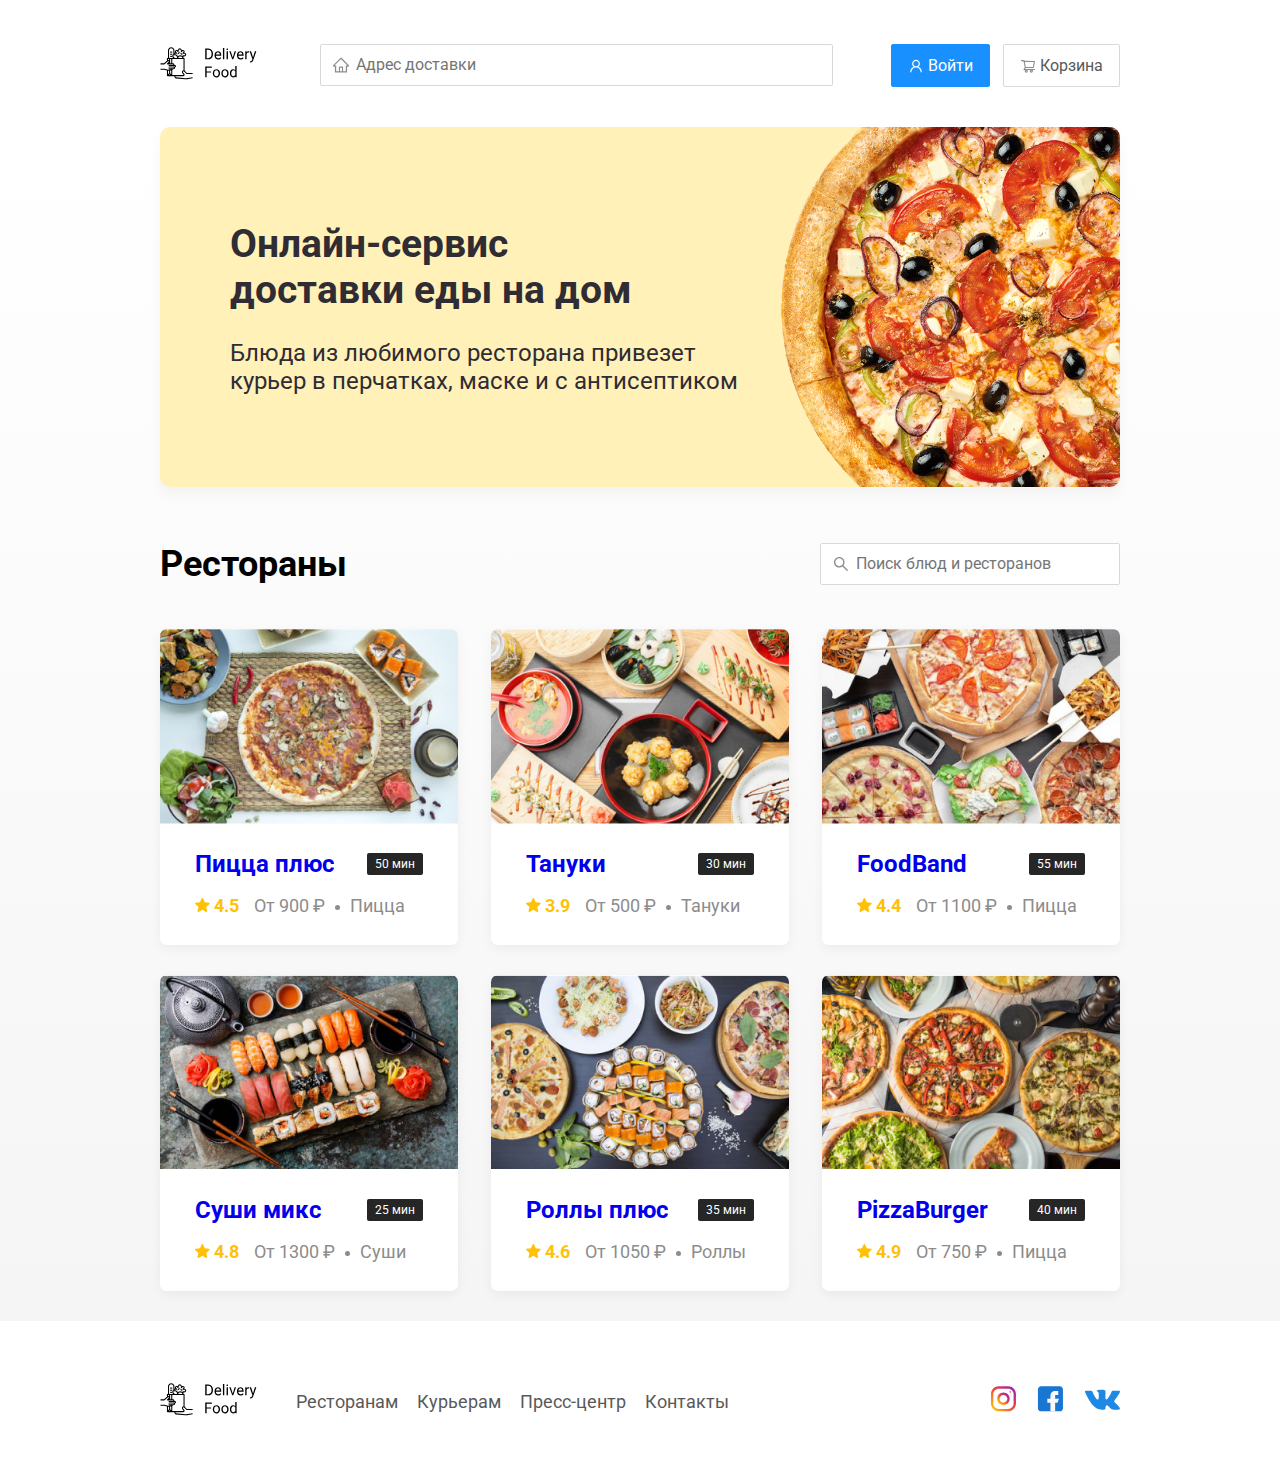
<file: index.html>
<!DOCTYPE html>
<html lang="ru">
<head>
  <meta charset="UTF-8">
  <meta name="viewport" content="width=device-width, initial-scale=1.0">
  <title>Delivery Food - доставка еды на дом</title>
  <link href="https://fonts.googleapis.com/css2?family=Roboto:wght@400;700&display=swap" rel="stylesheet">
  <link rel="stylesheet" href="css\normalize.css">
  <link rel="stylesheet" href="css/style.css">
</head>
<body>
  <div class="container">
    <header class="header">
      <a href="index.html">
        <img src="img\logo.svg" alt="Логотип" class="logo">
      </a>
      <input type="text" class="input input-address" placeholder="Адрес доставки">
      <div class="buttons">
        <button class="button button-primary">
          <img src="img\user.svg" alt="user" class="button-icon"><span class="button-text">Войти</span></button>
        <button class="button">
          <img src="img\shopping-cart.svg" alt="shopping-cart" class="button-icon"><span class="button-text">Корзина</span></button>
      </div>
  </header>
  </div>
  <main class="main">
    <div class="container">
      <section class="promo">
        <h1 class="promo-title">Онлайн-сервис <br>доставки еды на дом</h1>
        <p class="promo-text">Блюда из любимого ресторана привезет курьер в перчатках, маске и с антисептиком</p>
      </section>
      <section class="restaurants">
        <div class="section-heading">
          <h2 class="section-title">Рестораны</h2>
          <input type="text" class="input input-search" placeholder="Поиск блюд и ресторанов">
        </div>
        <div class="cards">
          <a href="restaurant.html" class="card" >
            <img src="img\image-1.jpg" alt="image" class="card-image">
            <div class="card-text">
              <div class="card-heading">
                <h3 class="card-title">Пицца плюс</h3>
                <span class="card-tag tag">50 мин</span>
              </div>
              <div class="card-info">
                <div class="rating"><img src="img\rating.svg" alt="rating" class="rating-star">
                  4.5</div>
                <div class="price">От 900 ₽</div>
                <div class="category">Пицца</div>
              </div>
            </div>
          </a>
          <a href="restaurant.html" class="card">
            <img src="img\image-2.jpg" alt="image" class="card-image">
            <div class="card-text">
              <div class="card-heading">
                <h3 class="card-title">Тануки</h3>
                <span class="card-tag tag">30 мин</span>
              </div>
              <div class="card-info">
                <div class="rating"><img src="img\rating.svg" alt="rating" class="rating-star">
                  3.9</div>
                <div class="price">От 500 ₽</div>
                <div class="category">Тануки</div>
              </div>
            </div>
          </a>
          <a href="restaurant.html" class="card">
            <img src="img\image-3.jpg" alt="image" class="card-image">
            <div class="card-text">
              <div class="card-heading">
                <h3 class="card-title">FoodBand</h3>
                <span class="card-tag tag">55 мин</span>
              </div>
              <div class="card-info">
                <div class="rating"><img src="img\rating.svg" alt="rating" class="rating-star">
                  4.4</div>
                <div class="price">От 1100 ₽</div>
                <div class="category">Пицца</div>
              </div>
            </div>
          </a>
          <a href="restaurant.html" class="card">
            <img src="img\image-4.jpg" alt="image" class="card-image">
            <div class="card-text">
              <div class="card-heading">
                <h3 class="card-title">Суши микс</h3>
                <span class="card-tag tag">25 мин</span>
              </div>
              <div class="card-info">
                <div class="rating"><img src="img\rating.svg" alt="rating" class="rating-star">
                  4.8</div>
                <div class="price">От 1300 ₽</div>
                <div class="category">Суши</div>
              </div>
            </div>
          </a>
          <a href="restaurant.html" class="card">
            <img src="img\image-5.jpg" alt="image" class="card-image">
            <div class="card-text">
              <div class="card-heading">
                <h3 class="card-title">Роллы плюс</h3>
                <span class="card-tag tag">35 мин</span>
              </div>
              <div class="card-info">
                <div class="rating"><img src="img\rating.svg" alt="rating" class="rating-star">
                  4.6</div>
                <div class="price">От 1050 ₽</div>
                <div class="category">Роллы</div>
              </div>
            </div>
          </a>
          <a href="restaurant.html" class="card">
            <img src="img\image-6.jpg" alt="image" class="card-image">
            <div class="card-text">
              <div class="card-heading">
                <h3 class="card-title">PizzaBurger</h3>
                <span class="card-tag tag">40 мин</span>
              </div>
              <div class="card-info">
                <div class="rating">
                  <img src="img\rating.svg" alt="rating" class="rating-star">
                  4.9</div>
                <div class="price">От 750 ₽</div>
                <div class="category">Пицца</div>
              </div>
            </div>
          </a>
        </div>
      </section>
    </div>
  </main>
  <footer class="footer">
    <div class="container">
      <div class="footer-block">
        <a href="index.html">
          <img src="img\logo.svg" alt="Логотип" class="logo footer-logo">
        </a>
        <nav class="footer-nav">
          <a href="#" class="footer-link">Ресторанам </a>
          <a href="#" class="footer-link">Курьерам</a>
          <a href="#" class="footer-link">Пресс-центр</a>
          <a href="#" class="footer-link">Контакты</a>
        </nav>
        <div class="social-links">
          <a href="" class="social-link"><img src="img\instagram.svg" alt="instagram"></a>
          <a href="" class="social-link"><img src="img\fb.svg" alt="fb"></a>
          <a href="" class="social-link"><img src="img\vk.svg" alt="vk"></a>
        </div>
      </div>
    </div>
  </footer>
  <script src="js/main.js"></script>
</body>
</html>
</file>
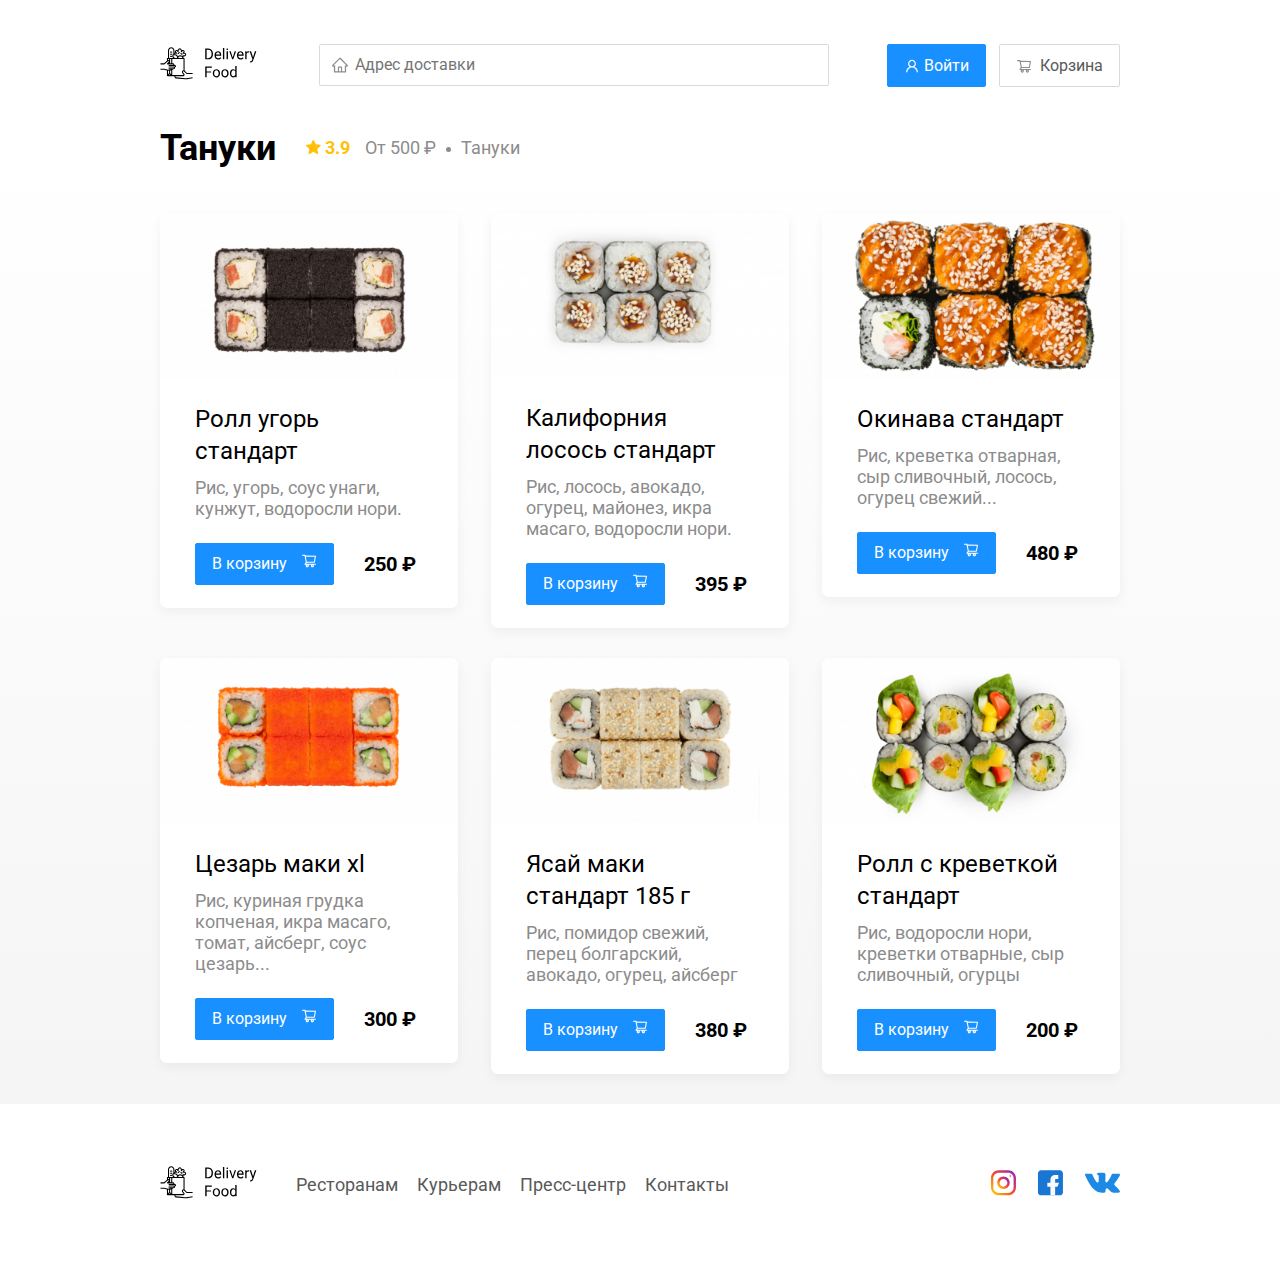
<file: restaurant.html>
<!DOCTYPE html>
<html lang="ru">
<head>
  <meta charset="UTF-8">
  <meta name="viewport" content="width=device-width, initial-scale=1.0">
  <title>Тануки - доставка еды на дом</title>
  <link href="https://fonts.googleapis.com/css2?family=Roboto:wght@400;700&display=swap" rel="stylesheet">
  <link rel="stylesheet" href="css\normalize.css">
  <link rel="stylesheet" href="css\animate.css">
  <link rel="stylesheet" href="css/style.css">
</head>
<body>
  <div class="container">
    <header class="header">
      <a href="index.html" class="logo animated bounce delay-1s">
        <img src="img\logo.svg" alt="Логотип" class="logo">
      </a>
      <input type="text" class="input input-address" placeholder="Адрес доставки">
      <div class="buttons">
        <button class="button button-primary">
          <img src="img\user.svg" alt="user" class="button-icon"><span class="button-text">Войти</span></button>
        <button class="button" id="cart-button">
          <img src="img\shopping-cart.svg" alt="shopping-cart" class="button-icon">
          <span class="button-text">Корзина</span>
        </button>
      </div>
  </header>
  </div>
  <main class="main">
    <div class="container">
      
      <section class="restaurants">
        <div class="section-heading">
          <h2 class="section-title">Тануки</h2>
          <div class="card-info">
                <div class="rating"><img src="img\rating.svg" alt="rating" class="rating-star">
                  3.9</div>
                <div class="price">От 500 ₽</div>
                <div class="category">Тануки</div>
              </div>
        </div>
        <div class="cards">
          <div class="card wow fadeInUp" data-wow-delay="0.2s">
            <img src="img\restaurants\1 (1).jpg" alt="image" class="card-image">
            <div class="card-text">
              <div class="card-heading">
                <h3 class="card-title card-title-reg">Ролл угорь стандарт</h3>
                
              </div>
              <div class="card-info">
                <div class="ingredients">Рис, угорь, соус унаги, кунжут, водоросли нори.</div>
              </div>
              <div class="card-buttons">
                <button class="button button-primary">
                  <span class="button-card-text">В корзину</span>
                  <img src="img\shopping-cart-white.svg" alt="" class="button-card-image">
                </button>
                <strong class="card-price-bold">250 ₽</strong>
              </div>
            </div>
          </div>
          <div class="card wow fadeInUp" data-wow-delay="0.4s">
            <img src="img\restaurants\1 (2).jpg" alt="image" class="card-image">
            <div class="card-text">
              <div class="card-heading">
                <h3 class="card-title card-title-reg">Калифорния лосось стандарт</h3>
                
              </div>
              <div class="card-info">
                <div class="ingredients">Рис, лосось, авокадо, огурец, майонез, икра масаго, водоросли нори.</div>
              </div>
              <div class="card-buttons">
                <button class="button button-primary">
                  <span class="button-card-text">В корзину</span>
                  <img src="img\shopping-cart-white.svg" alt="" class="button-card-image">
                </button>
                <strong class="card-price-bold">395 ₽</strong>
              </div>
            </div>
          </div>
          <div class="card wow fadeInUp" data-wow-delay="0.6s">
            <img src="img\restaurants\1 (3).jpg" alt="image" class="card-image">
            <div class="card-text">
              <div class="card-heading">
                <h3 class="card-title card-title-reg">Окинава стандарт</h3>
                
              </div>
              <div class="card-info">
                <div class="ingredients"> Рис, креветка отварная, сыр сливочный, лосось, огурец свежий...</div>
              </div>
              <div class="card-buttons">
                <button class="button button-primary">
                  <span class="button-card-text">В корзину</span>
                  <img src="img\shopping-cart-white.svg" alt="" class="button-card-image">
                </button>
                <strong class="card-price-bold">480 ₽</strong>
              </div>
            </div>
          </div>
          <div class="card wow fadeInUp" data-wow-delay="0.2s">
            <img src="img\restaurants\1 (4).jpg" alt="image" class="card-image">
            <div class="card-text">
              <div class="card-heading">
                <h3 class="card-title card-title-reg">Цезарь маки хl</h3>
                
              </div>
              <div class="card-info">
                <div class="ingredients">Рис, куриная грудка копченая, икра масаго, томат, айсберг, соус цезарь...</div>
              </div>
              <div class="card-buttons">
                <button class="button button-primary">
                  <span class="button-card-text">В корзину</span>
                  <img src="img\shopping-cart-white.svg" alt="" class="button-card-image">
                </button>
                <strong class="card-price-bold">300 ₽</strong>
              </div>
            </div>
          </div>
          <div class="card wow fadeInUp" data-wow-delay="0.4s">
            <img src="img\restaurants\1 (5).jpg" alt="image" class="card-image">
            <div class="card-text">
              <div class="card-heading">
                <h3 class="card-title card-title-reg">Ясай маки стандарт 185 г</h3>
                
              </div>
              <div class="card-info">
                <div class="ingredients">Рис, помидор свежий, перец болгарский, авокадо, огурец, айсберг</div>
              </div>
              <div class="card-buttons">
                <button class="button button-primary">
                  <span class="button-card-text">В корзину</span>
                  <img src="img\shopping-cart-white.svg" alt="" class="button-card-image">
                </button>
                <strong class="card-price-bold">380 ₽</strong>
              </div>
            </div>
          </div>
          <div class="card wow fadeInUp " data-wow-delay="0.6s">
            <img src="img\restaurants\1 (6).jpg" alt="image" class="card-image">
            <div class="card-text">
              <div class="card-heading">
                <h3 class="card-title card-title-reg">Ролл с креветкой стандарт</h3>
                
              </div>
              <div class="card-info">
                <div class="ingredients">Рис, водоросли нори, креветки отварные, сыр сливочный, огурцы</div>
              </div>
              <div class="card-buttons">
                <button class="button button-primary">
                  <span class="button-card-text">В корзину</span>
                  <img src="img\shopping-cart-white.svg" alt="" class="button-card-image">
                </button>
                <strong class="card-price-bold">200 ₽</strong>
              </div>
            </div>
          </div>
        </div>
      </section>
    </div>
  </main>
  <footer class="footer">
    <div class="container">
      <div class="footer-block">
        <a href="index.html">
          <img src="img\logo.svg" alt="Логотип" class="logo footer-logo">
        </a>
        <nav class="footer-nav">
          <a href="#" class="footer-link">Ресторанам </a>
          <a href="#" class="footer-link">Курьерам</a>
          <a href="#" class="footer-link">Пресс-центр</a>
          <a href="#" class="footer-link">Контакты</a>
        </nav>
        <div class="social-links">
          <a href="" class="social-link"><img src="img\instagram.svg" alt="instagram"></a>
          <a href="" class="social-link"><img src="img\fb.svg" alt="fb"></a>
          <a href="" class="social-link"><img src="img\vk.svg" alt="vk"></a>
        </div>
      </div>
    </div>
  </footer>
  <div class="modal">
    <div class="modal-dialog">
      <div class="modal-header">
        <h3 class="modal-title">Корзина</h3>
        <button class="close">&times;</button>
      </div>
      <div class="modal-body">
        <div class="food-row">
          <span class="food-name">Ролл угорь стандарт</span>
          <strong class="food-price">250 ₽</strong>
          <div class="food-counter">
            <button class="counter-button">-</button>
            <span class="counter">1</span>
            <button class="counter-button">+</button>
          </div>
        </div>
        <div class="food-row">
          <span class="food-name">Ролл угорь стандарт</span>
          <strong class="food-price">250 ₽</strong>
          <div class="food-counter">
            <button class="counter-button">-</button>
            <span class="counter">1</span>
            <button class="counter-button">+</button>
          </div>
        </div>
        <div class="food-row">
          <span class="food-name">Ролл угорь стандарт</span>
          <strong class="food-price">250 ₽</strong>
          <div class="food-counter">
            <button class="counter-button">-</button>
            <span class="counter">1</span>
            <button class="counter-button">+</button>
          </div>
        </div>
      </div>
      <div class="modal-footer">
        <span class="modal-pricetag">1250 ₽</span>
        <div class="footer-buttons">
          <button class="button button-primary">Оформить заказ</button>
          <button class="button">Отмена</button>
        </div>
      </div>
    </div>
  </div>
  <script src="js/wow.min.js"></script>
  <script src="js/main.js"></script>
</body>
</html>
</file>
<file: css/style.css>
*, *:before, *:after {
  box-sizing: border-box;
}
body {
  font-family: 'Roboto', sans-serif;
}
.container {
  max-width: 1200px;
  margin: auto;
}
.header {
  display: flex;
  justify-content: space-between;
  align-items: center;
  padding-top: 44px;
  margin-bottom: 40px;
}
.input {
  background-color: #fff;
  border: 1px solid #D9D9D9;
  border-radius: 2px;
  font-size: 16px;
  line-height: 24px;
  padding: 8px;
  background-repeat: no-repeat;
  background-position: left 11px center;
  padding-left: 35px;
}
.input-address {
  flex: 0.8;
  background-image: url(../img/home.svg);
  
}
.input-search {
  background-image: url(../img/search.svg);
  width: 300px;
  margin-left: auto;
}
.button {
  padding: 8px 16px;
  border: 1px solid #D9D9D9;
  box-shadow: 0px 0px 2px rgba(0, 0, 0, 0.0015);
  border-radius: 2px;
  background: #FFFFFF;
  color: #595959;
  font-size: 16px;
  line-height: 24px;
  margin-left: 9px;
}
.button-primary {
  background: #1890FF;
  border: 1px solid #1890FF;
  color: #fff;
  margin-left: 0;
}
.button-card-text {
  margin-right: 10px;
}
.button-icon {
  margin-right: 4px;
  vertical-align: middle;
}
.button-text {
  vertical-align: middle;
}
.promo {
  box-shadow: 0px 7px 12px rgba(158, 158, 163, 0.1);
  background: #FFF1B8 url(../img/promo-image.jpeg) no-repeat top -100px right -247px / 924px;
  border-radius: 10px;
  padding: 68px 70px;
  margin-bottom: 56px;
}
.promo-title {
  font-weight: bold;
  font-size: 39px;
  line-height: 46px;
  color: #302C34;
}
.promo-text {
  max-width: 540px;
  font-weight: normal;
  font-size: 24px;
  line-height: 28px;
  color: #302C34;
}
.main {
  background: linear-gradient(180deg, rgba(245, 245, 245, 0) 1.04%, #F5F5F5 100%);
}
.section-heading {
  display: flex;
  align-items: center;
  margin-bottom: 44px;
}
.section-title {
  font-weight: bold;
  font-size: 36px;
  line-height: 42px;
  color: #000000;
  margin: 0;
  margin-right: 30px;
}
.cards {
  display: flex;
  flex-wrap: wrap;
  align-items: flex-start;
  justify-content: space-between;
}
.card {
  background: #FFFFFF;
  box-shadow: 0px 4px 12px rgba(0, 0, 0, 0.05);
  border-radius: 7px;
  overflow: hidden;
  margin-bottom: 30px;
  flex-basis: 31%;
  text-decoration: none;
}
.card-image {
  /*max-width: 384px;*/
  /*height: 250px;*/
  object-fit: cover;
  width: 100%;
}
.card-text {
  padding: 20px 35px 23px;
}
.card-heading {
  display: flex;
  align-items: center;
  justify-content: space-between;
  margin-bottom: 10px;
}
.card-title {
  font-weight: bold;
  font-size: 24px;
  line-height: 32px;
  margin: 0;
}
.card-title-reg {
  font-weight: normal;
}
.card-tag {
  font-size: 12px;
  line-height: 20px;
  color: #fff;
  background: #262626;
  border-radius: 2px;
  padding: 1px 8px;
}
.card-info {
  display: flex;
  align-items: center;
  flex-wrap: wrap;
  
}
.card-buttons {
  display: flex;
  align-items: center;
  margin-top: 24px;
}
.card-price-bold {
  font-weight: bold;
  font-size: 20px;
  line-height: 32px;
  margin: 0;
  margin-left: 30px;
}
.rating {
  margin-right: 26px;
  font-weight: bold;
  font-size: 18px;
  line-height: 32px;
  color: #FFC107;
}
.price, .category {
  color: #8C8C8C;
  font-weight: normal;
  font-size: 18px;
  line-height: 32px;
}
.price {
  margin-right: 10px;
}
.price:after {
  content: '';
  width: 5px;
  height: 5px;
  background-color: #8C8C8C;
  display: inline-block;
  vertical-align: middle;
  border-radius: 50%;
  margin-left: 10px;
}
.ingredients {
  color: #8C8C8C;
  font-weight: normal;
  font-size: 18px;
  line-height: 21px;
}
.category {
  text-overflow: ellipsis;
  overflow: hidden;
  white-space: nowrap;
  max-width: 150px;
}
.footer {
  padding: 60px 0;
}
.footer-block {
  display: flex;
  align-items: center;
  justify-content: space-between;
}
.footer-nav {
  margin-right: auto;
  margin-left: 35px;
}
.footer-link {
  display: inline-block;
  color: #595959;
  text-decoration: none;
  font-weight: normal;
  font-size: 18px;
  line-height: 21px;
}
.footer-link:not(:last-child) {
  margin-right: 15px;
}
.social-links {
  display: flex;
  align-items: center;
}
.social-link:not(:last-child) {
  margin-right: 21px;
}
.modal {
  display: none;
  position: fixed;
  left: 0;
  top: 0;
  width: 100%;
  height: 100%;
  background: rgba(0, 0, 0, 0.4);
}
.is-open {
  display: flex;
}
.modal-dialog {
  max-width: 780px;
  width: 95%;
  background: #FFFFFF;
  border-radius: 5px;
  margin: auto;
  padding: 40px 45px;
}
.modal-header {
  display: flex;
  align-items: center;
  justify-content: space-between;
  margin-bottom: 45px;
}
.modal-title {
  margin: 0;
  font-weight: bold;
  font-size: 36px;
  line-height: 42px;
  color: #000000;
}
.close {
  font-size: 36px;
  border: none;
  background-color: transparent;
}
.modal-body {
  margin-bottom: 52px;
}
.food-row {
  display: flex;
  align-items: flex-start;
  justify-content: space-between;
  padding-bottom: 8px;
  border-bottom: 1px solid #D9D9D9;
  margin-bottom: 15px;
}
.food-name {
  font-size: 18px;
  line-height: 32px;
}
.food-price {
  margin-left: auto;
  margin-right: 47px;
  font-weight: bold;
  font-size: 20px;
  line-height: 32px;
}
.food-counter {
  display: flex;
  align-items: center;
}
.counter-button {
  background: #FFFFFF;
  border: 1px solid #40A9FF;
  box-sizing: border-box;
  border-radius: 2px;
  width: 39px;
  height: 32px;
  display: flex;
  align-items: center;
  justify-content: center;
  color: #40A9FF;
  font-weight: normal;
  font-size: 14px;
  line-height: 22px;
}
.counter {
  font-weight: normal;
  font-size: 16px;
  line-height: 24px;
  margin-left: 10px;
  margin-right: 10px;
}
.modal-footer {
  display: flex;
  align-items: center;
  justify-content: space-between;
}
.modal-pricetag {
  background: #262626;
  border-radius: 5px;
  padding: 15px 20px;
  font-weight: bold;
  font-size: 20px;
  line-height: 23px;
  color: #FAFAFA;
}
.footer-buttons {
  display: flex;
  align-items: center;
}
@media(max-width:1366px) {
  .container {
    max-width: 960px;
  }
  .promo {
    background-position: center right -280px;
    background-size: 750px;
  }
  .rating {
    margin-right: 15px;
  }
  .category, .price {
    font-style: 14px;
  }
}
@media(max-width:992px) {
  .container {
    max-width: 750px;
  }
  .promo {
    padding: 50px;
    background-size: 500px;
    background-position: center right -200px;
  }
  .promo-text {
    font-size: 18px;
    max-width: 400px;
  }
  .card {
    flex-basis: 49%;
  }
  .footer-link {
    font-size: 16px;
  }
}
@media(max-width:768px) {
  .container {
    max-width: 560px;
  }
  .promo {
    background-size: 400px;
    background-position: bottom 40px right -180px;
  }
  .promo-title {
    font-size: 24px;
    line-height: 1.4;
  }
  .promo-text {
    margin-top: 0;
  }
  .card-info {
    flex-wrap: wrap;
  }
  .card-title {
    font-size: 18px;
  }
  .card .rating {
    flex-basis: 100%;
  }
  .button {
    margin-left: 0;
  }
}
@media(max-width:578px) {
  .container {
    width: 90%;
  }
  .header {
    flex-wrap: wrap;
  }
  .input-address {
    order: 5;
    margin-top: 15px;
    flex: 1;
  }
  .promo {
    background-image: none;
  }
  .promo-title {
    margin-bottom: 10px;
  }
  .section-title {
    font-size: 20px;
  }
  .card {
    flex-basis: 100%;
  }
  .card-image {
    width: 100%;
  }
  .footer {
    padding: 30px 0;
  }
  .footer-block {
    align-items: flex-start;
  }
  .footer-nav {
    order: 0;
    margin-left: 0;
    margin-right: 0;
    display: flex;
    flex-direction: column;
  }
  .footer-logo {
    order: 1;
    margin-right: 15px;
  }
  .social-links {
    order: 2;
  }
}
@media(max-width:480px) {
  .button-icon {
    margin: 0;
  }
  .button-text {
    display: none;
  }
  .promo {
    padding: 20px;
  }
  .section-heading {
    flex-wrap: wrap;
  }
  .footer-block {
    flex-wrap: wrap;
    flex-direction: column;
    align-items: center;
  }
  .footer-logo {
    order: 0;
    margin-bottom: 20px;
  }
  .footer-nav {
    margin-bottom: 20px;
    text-align: center;
  }
  .footer-link:not(:last-child) {
    margin-right: 0;
  }
}
</file>
